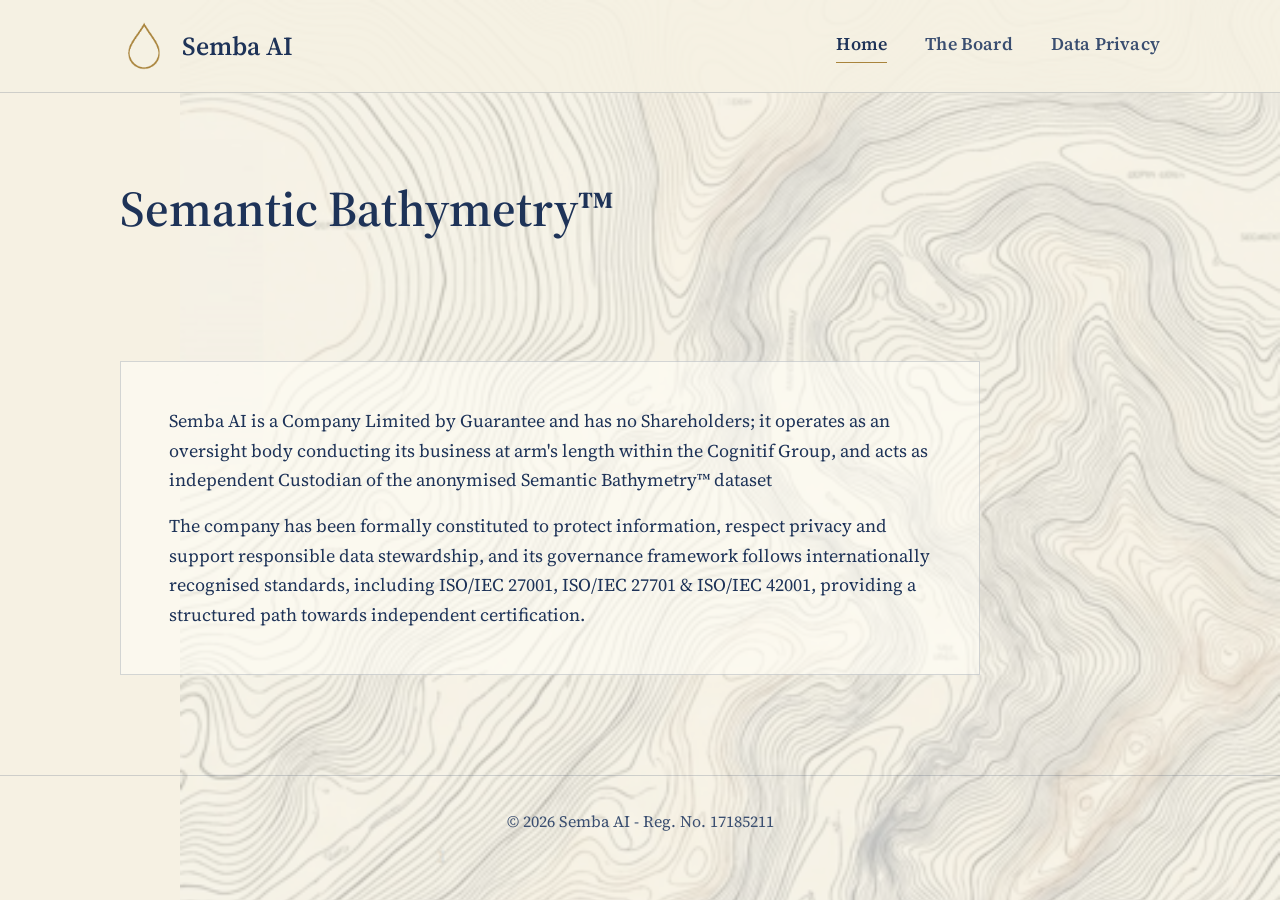
<file: index.html>
<!DOCTYPE html>
<html lang="en">
<head>
<meta charset="UTF-8">
<meta name="viewport" content="width=device-width, initial-scale=1.0">
<title>Semba AI</title>
<link rel="icon" type="image/png" href="assets/logo-outline-gold.png">
<meta name="description" content="Semba AI is an independent data custodian, constituted to protect information, respect privacy and support responsible data stewardship.">
<link rel="preconnect" href="https://fonts.googleapis.com">
<link rel="preconnect" href="https://fonts.gstatic.com" crossorigin>
<link href="https://fonts.googleapis.com/css2?family=Source+Serif+4:wght@400;600;700&display=swap" rel="stylesheet">
<link rel="stylesheet" href="style.css">
</head>
<body>

<header class="site-head">
  <div class="head-inner">
    <a class="brand" href="index.html">
      <img src="assets/logo-outline-gold.png" alt="Semba AI mark">
      <span class="brand-name">Semba AI</span>
    </a>
    <nav class="primary">
      <a href="index.html" aria-current="page">Home</a>
      <a href="the-board.html">The Board</a>
      <a href="data-privacy.html">Data Privacy</a>
    </nav>
  </div>
</header>

<main>
  <section class="hero">
    <div class="wrap">
      <h1>Semantic Bathymetry™</h1>
    </div>
  </section>

  <section>
    <div class="wrap">
      <div class="chart-panel">
        <p>Semba AI is a Company Limited by Guarantee and has no Shareholders; it operates as an oversight body conducting its business at arm's length within the Cognitif Group, and acts as independent Custodian of the anonymised Semantic Bathymetry™ dataset</p>
        <p>The company has been formally constituted to protect information, respect privacy and support responsible data stewardship, and its governance framework follows internationally recognised standards, including ISO/IEC 27001, ISO/IEC 27701 & ISO/IEC 42001, providing a structured path towards independent certification.</p>
      </div>
    </div>
  </section>
</main>

<footer class="site-foot">
  <div class="wrap">
    <div class="legal">© 2026 Semba AI - Reg. No. 17185211</div>
  </div>
</footer>

</body>
</html>
</file>
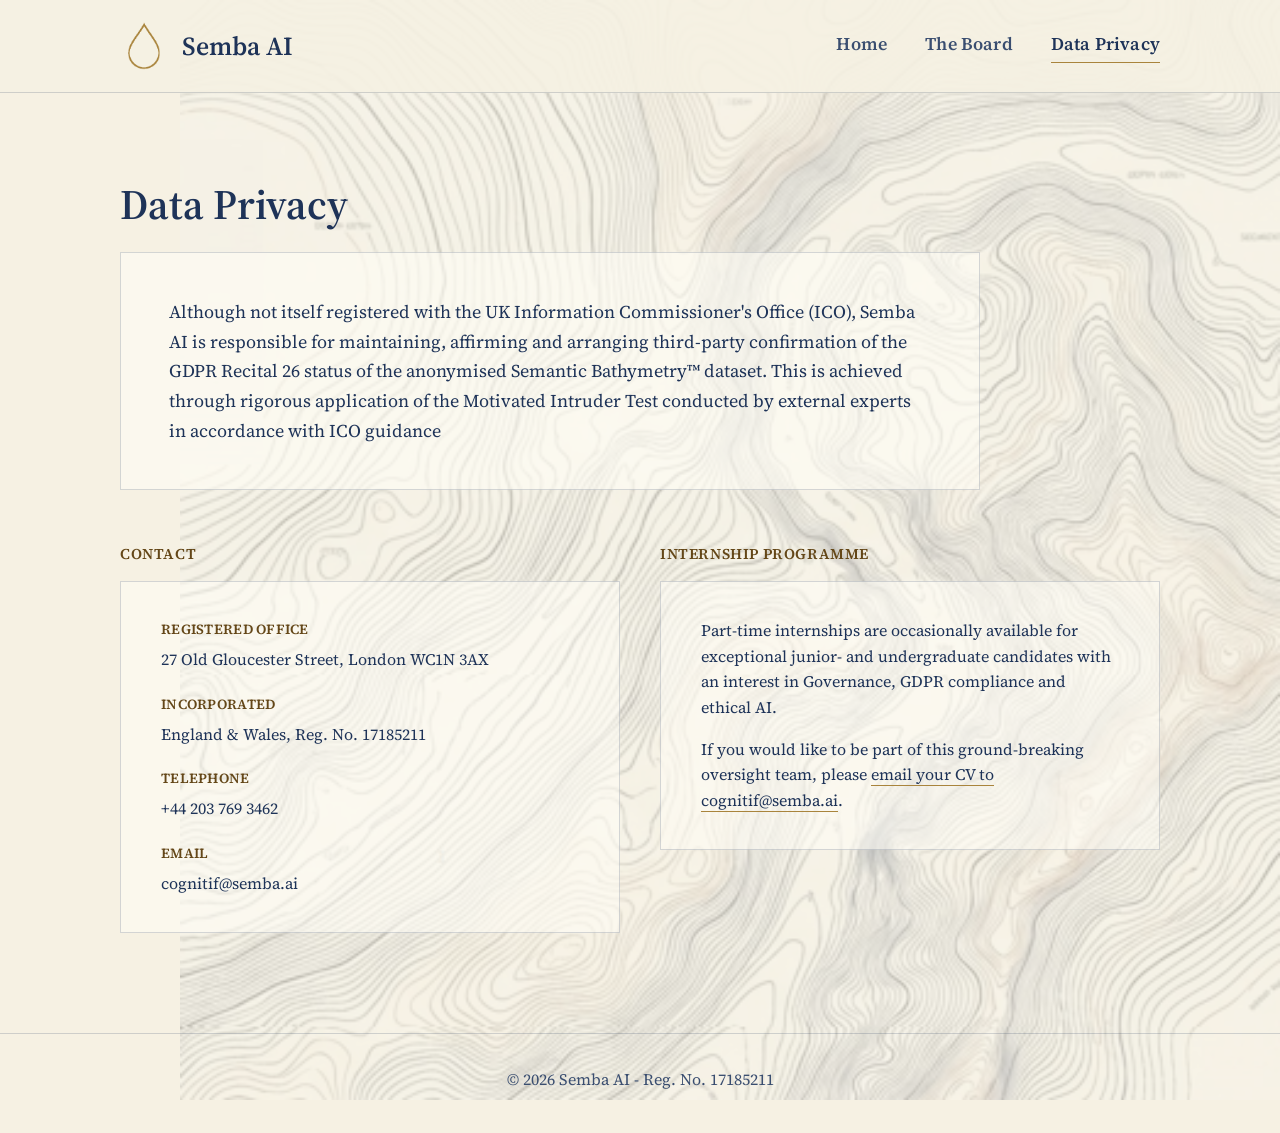
<file: data-privacy.html>
<!DOCTYPE html>
<html lang="en">
<head>
<meta charset="UTF-8">
<meta name="viewport" content="width=device-width, initial-scale=1.0">
<title>Data Privacy — Semba AI</title>
<link rel="icon" type="image/png" href="assets/logo-outline-gold.png">
<meta name="description" content="Semba AI's role in maintaining and affirming the GDPR Recital 26 status of the anonymised Semantic Bathymetry dataset.">
<link rel="preconnect" href="https://fonts.googleapis.com">
<link rel="preconnect" href="https://fonts.gstatic.com" crossorigin>
<link href="https://fonts.googleapis.com/css2?family=Source+Serif+4:wght@400;600;700&display=swap" rel="stylesheet">
<link rel="stylesheet" href="style.css">
</head>
<body>

<header class="site-head">
  <div class="head-inner">
    <a class="brand" href="index.html">
      <img src="assets/logo-outline-gold.png" alt="Semba AI mark">
      <span class="brand-name">Semba AI</span>
    </a>
    <nav class="primary">
      <a href="index.html">Home</a>
      <a href="the-board.html">The Board</a>
      <a href="data-privacy.html" aria-current="page">Data Privacy</a>
    </nav>
  </div>
</header>

<main>
  <section class="hero" style="padding-bottom:24px;">
    <div class="wrap">
      <h1 style="font-size:42px;">Data Privacy</h1>
    </div>
  </section>

  <section style="padding-top:0;">
    <div class="wrap">
      <div class="chart-panel" style="margin-bottom:52px;">
        <p>Although not itself registered with the UK Information Commissioner's Office (ICO), Semba AI is responsible for maintaining, affirming and arranging third-party confirmation of the GDPR Recital 26 status of the anonymised Semantic Bathymetry™ dataset. This is achieved through rigorous application of the Motivated Intruder Test conducted by external experts in accordance with ICO guidance</p>
      </div>

      <div class="panel-row">
        <div>
          <span class="eyebrow">Contact</span>
          <div class="contact-panel">
            <dl>
              <div class="field"><dt>Registered office</dt><dd>27 Old Gloucester Street, London WC1N 3AX</dd></div>
              <div class="field"><dt>Incorporated</dt><dd>England &amp; Wales, Reg. No. 17185211</dd></div>
              <div class="field"><dt>Telephone</dt><dd>+44 203 769 3462</dd></div>
              <div class="field"><dt>Email</dt><dd>cognitif@semba.ai</dd></div>
            </dl>
          </div>
        </div>
        <div>
          <span class="eyebrow">Internship Programme</span>
          <div class="contact-panel">
            <p style="margin:0 0 16px;">Part-time internships are occasionally available for exceptional junior- and undergraduate candidates with an interest in Governance, GDPR compliance and ethical AI.</p>
            <p style="margin:0;">If you would like to be part of this ground-breaking oversight team, please <a href="mailto:cognitif@semba.ai?subject=Internship%20Programme%20Enquiry" style="border-bottom:1px solid var(--gold);">email your CV to cognitif@semba.ai</a>.</p>
          </div>
        </div>
      </div>
    </div>
  </section>
</main>

<footer class="site-foot">
  <div class="wrap">
    <div class="legal">© 2026 Semba AI - Reg. No. 17185211</div>
  </div>
</footer>

</body>
</html>
</file>
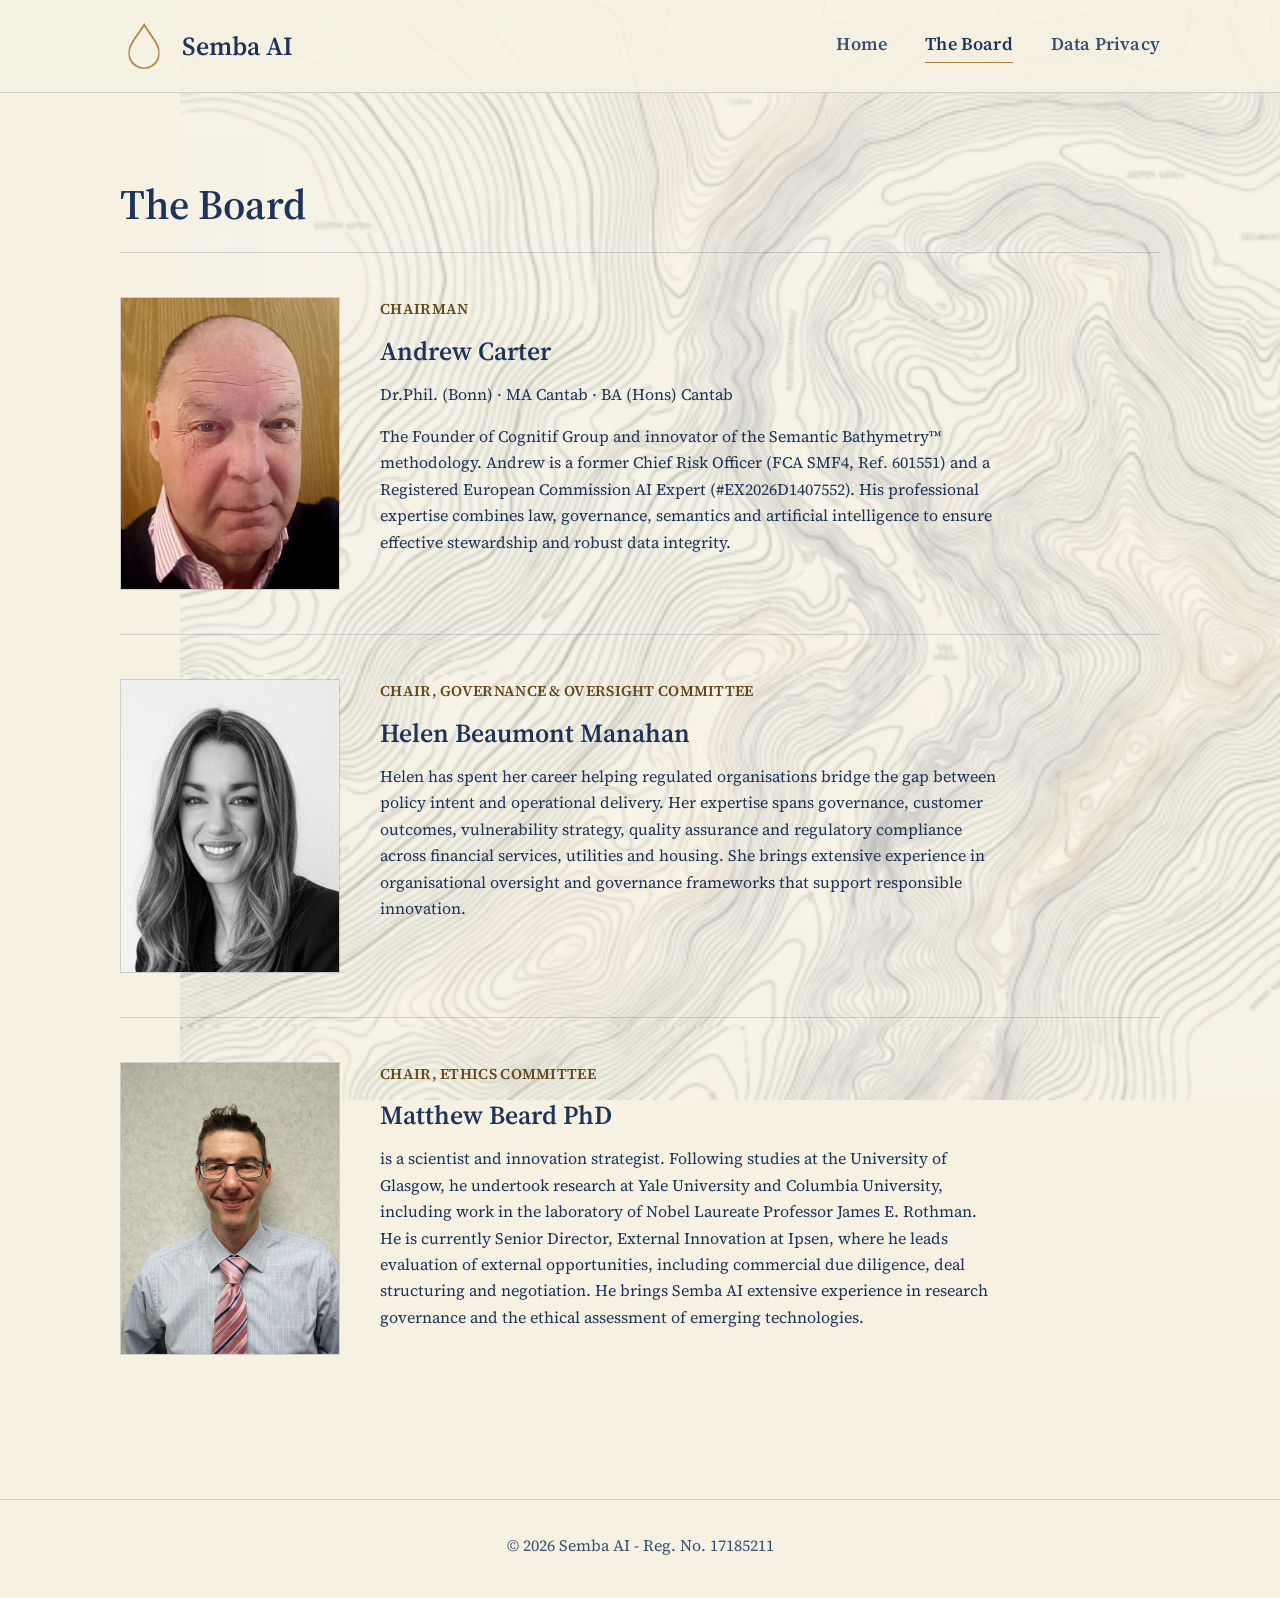
<file: the-board.html>
<!DOCTYPE html>
<html lang="en">
<head>
<meta charset="UTF-8">
<meta name="viewport" content="width=device-width, initial-scale=1.0">
<title>The Board — Semba AI</title>
<link rel="icon" type="image/png" href="assets/logo-outline-gold.png">
<meta name="description" content="The Board and committee chairs of Semba AI, the independent data custodian of the Semantic Bathymetry dataset.">
<link rel="preconnect" href="https://fonts.googleapis.com">
<link rel="preconnect" href="https://fonts.gstatic.com" crossorigin>
<link href="https://fonts.googleapis.com/css2?family=Source+Serif+4:wght@400;600;700&display=swap" rel="stylesheet">
<link rel="stylesheet" href="style.css">
</head>
<body>

<header class="site-head">
  <div class="head-inner">
    <a class="brand" href="index.html">
      <img src="assets/logo-outline-gold.png" alt="Semba AI mark">
      <span class="brand-name">Semba AI</span>
    </a>
    <nav class="primary">
      <a href="index.html">Home</a>
      <a href="the-board.html" aria-current="page">The Board</a>
      <a href="data-privacy.html">Data Privacy</a>
    </nav>
  </div>
</header>

<main>
  <section class="hero" style="padding-bottom:24px;">
    <div class="wrap">
      <h1 style="font-size:42px;">The Board</h1>
    </div>
  </section>

  <section style="padding-top:0;">
    <div class="wrap">
      <div class="board-grid">

        <div class="board-member">
          <div class="portrait-frame">
            <img src="assets/andrew-carter.jpg" alt="Andrew Carter">
          </div>
          <div>
            <p class="member-role">Chairman</p>
            <h2 class="member-name">Andrew Carter</h2>
            <p class="member-creds">Dr.Phil. (Bonn) · MA Cantab · BA (Hons) Cantab</p>
            <p class="member-bio">The Founder of Cognitif Group and innovator of the Semantic Bathymetry™ methodology. Andrew is a former Chief Risk Officer (FCA SMF4, Ref. 601551) and a Registered European Commission AI Expert (#EX2026D1407552). His professional expertise combines law, governance, semantics and artificial intelligence to ensure effective stewardship and robust data integrity.</p>
          </div>
        </div>

        <div class="board-member">
          <div class="portrait-frame">
            <img src="assets/helen-beaumont-manahan.jpg" alt="Helen Beaumont Manahan">
          </div>
          <div>
            <p class="member-role">Chair, Governance &amp; Oversight Committee</p>
            <h2 class="member-name">Helen Beaumont Manahan</h2>
            <p class="member-bio">Helen has spent her career helping regulated organisations bridge the gap between policy intent and operational delivery. Her expertise spans governance, customer outcomes, vulnerability strategy, quality assurance and regulatory compliance across financial services, utilities and housing. She brings extensive experience in organisational oversight and governance frameworks that support responsible innovation.</p>
          </div>
        </div>

        <div class="board-member">
          <div class="portrait-frame">
            <img src="assets/matthew-beard.jpg" alt="Matthew Beard PhD">
          </div>
          <div>
            <p class="member-role">Chair, Ethics Committee</p>
            <h2 class="member-name">Matthew Beard PhD</h2>
            <p class="member-bio">is a scientist and innovation strategist. Following studies at the University of Glasgow, he undertook research at Yale University and Columbia University, including work in the laboratory of Nobel Laureate Professor James E. Rothman. He is currently Senior Director, External Innovation at Ipsen, where he leads evaluation of external opportunities, including commercial due diligence, deal structuring and negotiation. He brings

 Semba AI extensive experience in research governance and the ethical assessment of emerging technologies.</p>
          </div>
        </div>

      </div>
    </div>
  </section>
</main>

<footer class="site-foot">
  <div class="wrap">
    <div class="legal">© 2026 Semba AI - Reg. No. 17185211</div>
  </div>
</footer>

</body>
</html>
</file>
<file: style.css>
/* ============================================================
   SEMBA AI — design tokens
   Ivory ground, navy type, muted gold accent. One typeface.
   ============================================================ */

:root {
  --ivory: #F6F1E3;
  --navy: #1E3358;
  --navy-soft: #3A4E70;
  --navy-hair: rgba(30, 51, 88, 0.18);
  --gold: #A9843C;
  --gold-text: #644718;

  --font: "Source Serif 4", Georgia, serif;
}

* { box-sizing: border-box; }
html { scroll-behavior: smooth; }

body {
  margin: 0;
  background-color: var(--ivory);
  color: var(--navy);
  font-family: var(--font);
  font-size: 17px;
  line-height: 1.65;
  -webkit-font-smoothing: antialiased;
  position: relative;
}

body::before {
  content: "";
  position: fixed;
  top: 0;
  right: 0;
  width: 1100px;
  height: 1100px;
  background-image: url("assets/contours_bg.png");
  background-repeat: no-repeat;
  background-position: top right;
  background-size: cover;
  opacity: 0.28;
  z-index: 0;
  pointer-events: none;
}

header.site-head, main, footer.site-foot {
  position: relative;
  z-index: 1;
}

a { color: var(--navy); text-decoration: none; }
a:focus-visible, button:focus-visible { outline: 2px solid var(--gold); outline-offset: 3px; }

img { max-width: 100%; display: block; }

.wrap {
  max-width: 1120px;
  margin: 0 auto;
  padding: 0 40px;
}

/* ---------- header ---------- */
header.site-head {
  position: relative;
  z-index: 10;
  border-bottom: 1px solid var(--navy-hair);
  background: rgba(246, 241, 227, 0.9);
}
.head-inner {
  display: flex;
  align-items: center;
  justify-content: space-between;
  padding: 22px 40px;
  max-width: 1120px;
  margin: 0 auto;
}
.brand {
  display: flex;
  align-items: center;
  gap: 14px;
}
.brand img {
  height: 48px;
  width: 48px;
  object-fit: contain;
}
.brand-name {
  font-family: var(--font);
  font-size: 26px;
  font-weight: 600;
  color: var(--navy);
}
nav.primary { display: flex; gap: 38px; }
nav.primary a {
  font-family: var(--font);
  font-size: 18px;
  font-weight: 600;
  letter-spacing: 0.01em;
  color: var(--navy-soft);
  padding-bottom: 4px;
  border-bottom: 1px solid transparent;
}
nav.primary a:hover,
nav.primary a[aria-current="page"] {
  color: var(--navy);
  border-bottom-color: var(--gold);
}

/* ---------- hero ---------- */
.hero {
  padding: 88px 0 64px;
  position: relative;
}
.hero h1 {
  font-family: var(--font);
  font-weight: 600;
  font-size: 50px;
  line-height: 1.12;
  color: var(--navy);
  margin: 0;
  max-width: 800px;
}

/* ---------- section rhythm ---------- */
section { padding: 60px 0; position: relative; }
h2.section-title {
  font-family: var(--font);
  font-weight: 600;
  font-size: 28px;
  color: var(--navy);
  margin: 0 0 34px;
}
.eyebrow {
  font-family: var(--font);
  font-size: 15px;
  font-weight: 600;
  letter-spacing: 0.04em;
  text-transform: uppercase;
  color: var(--gold-text);
  margin: 0 0 14px;
  display: block;
}

/* ---------- constitution / statement panel ---------- */
.chart-panel {
  position: relative;
  background: rgba(255, 253, 246, 0.6);
  border: 1px solid var(--navy-hair);
  padding: 44px 48px;
  max-width: 860px;
}
.chart-panel p {
  font-size: 18px;
  color: var(--navy);
  margin: 0 0 16px;
}
.chart-panel p:last-child { margin-bottom: 0; }

/* ---------- standards list ---------- */
.standards {
  list-style: none;
  margin: 0;
  padding: 0;
  display: grid;
  grid-template-columns: repeat(3, 1fr);
  gap: 0;
  border-top: 1px solid var(--navy-hair);
}
.standards li {
  padding: 26px 28px 26px 0;
  border-right: 1px solid var(--navy-hair);
}
.standards li:last-child { border-right: none; }
.standards .ref {
  font-family: var(--font);
  font-size: 14px;
  font-weight: 600;
  color: var(--gold-text);
  letter-spacing: 0.02em;
  display: block;
  margin-bottom: 8px;
}
.standards h3 {
  font-family: var(--font);
  font-size: 19px;
  margin: 0 0 8px;
  color: var(--navy);
}
.standards p { margin: 0; font-size: 15px; color: var(--navy-soft); }

/* ---------- board ---------- */
.board-grid {
  display: grid;
  grid-template-columns: 1fr;
  gap: 0;
}
.board-member {
  display: grid;
  grid-template-columns: 220px 1fr;
  gap: 40px;
  padding: 44px 0;
  border-top: 1px solid var(--navy-hair);
  align-items: start;
}
.board-member:first-child { border-top: 1px solid var(--navy-hair); }
.portrait-frame {
  width: 220px;
  aspect-ratio: 3 / 4;
  overflow: hidden;
  border: 1px solid var(--navy-hair);
}
.portrait-frame img {
  width: 100%;
  height: 100%;
  object-fit: cover;
  object-position: center top;
}
.member-role {
  font-family: var(--font);
  font-size: 15px;
  font-weight: 600;
  letter-spacing: 0.02em;
  text-transform: uppercase;
  color: var(--gold-text);
  margin: 0 0 8px;
}
.member-name {
  font-family: var(--font);
  font-size: 26px;
  font-weight: 600;
  color: var(--navy);
  margin: 0 0 8px;
}
.member-creds {
  font-size: 16px;
  color: var(--navy);
  margin: 0 0 16px;
}
.member-bio { font-size: 16px; color: var(--navy); max-width: 620px; margin: 0; }

/* ---------- data privacy / contact panel ---------- */
.panel-row {
  display: grid;
  grid-template-columns: 1fr 1fr;
  gap: 40px;
  align-items: start;
}
.contact-panel {
  border: 1px solid var(--navy-hair);
  padding: 36px 40px;
  background: rgba(255, 253, 246, 0.55);
}
.contact-panel p { font-size: 16px; color: var(--navy); line-height: 1.6; }
.contact-panel dl {
  margin: 0;
  display: grid;
  row-gap: 20px;
}
.contact-panel .field { display: grid; row-gap: 5px; }
.contact-panel dt {
  font-family: var(--font);
  font-size: 14px;
  font-weight: 600;
  letter-spacing: 0.02em;
  text-transform: uppercase;
  color: var(--gold-text);
  margin: 0;
}
.contact-panel dd { margin: 0; font-size: 16px; color: var(--navy); }

/* ---------- footer ---------- */
footer.site-foot {
  border-top: 1px solid var(--navy-hair);
  margin-top: 40px;
  padding: 32px 0 40px;
}
footer .legal {
  font-family: var(--font);
  font-size: 16px;
  color: var(--navy-soft);
  text-align: center;
}

/* ---------- responsive ---------- */
@media (max-width: 800px) {
  .head-inner { padding: 18px 22px; flex-wrap: wrap; gap: 14px; }
  nav.primary { gap: 20px; flex-wrap: wrap; }
  .wrap { padding: 0 22px; }
  .hero { padding: 52px 0 44px; }
  .hero h1 { font-size: 34px; }
  .standards { grid-template-columns: 1fr; }
  .standards li { border-right: none; border-bottom: 1px solid var(--navy-hair); padding: 22px 0; }
  .standards li:last-child { border-bottom: none; }
  .board-member { grid-template-columns: 1fr; }
  .portrait-frame { width: 160px; }
  .panel-row { grid-template-columns: 1fr; }
  body::before { width: 800px; height: 800px; }
}
</file>
